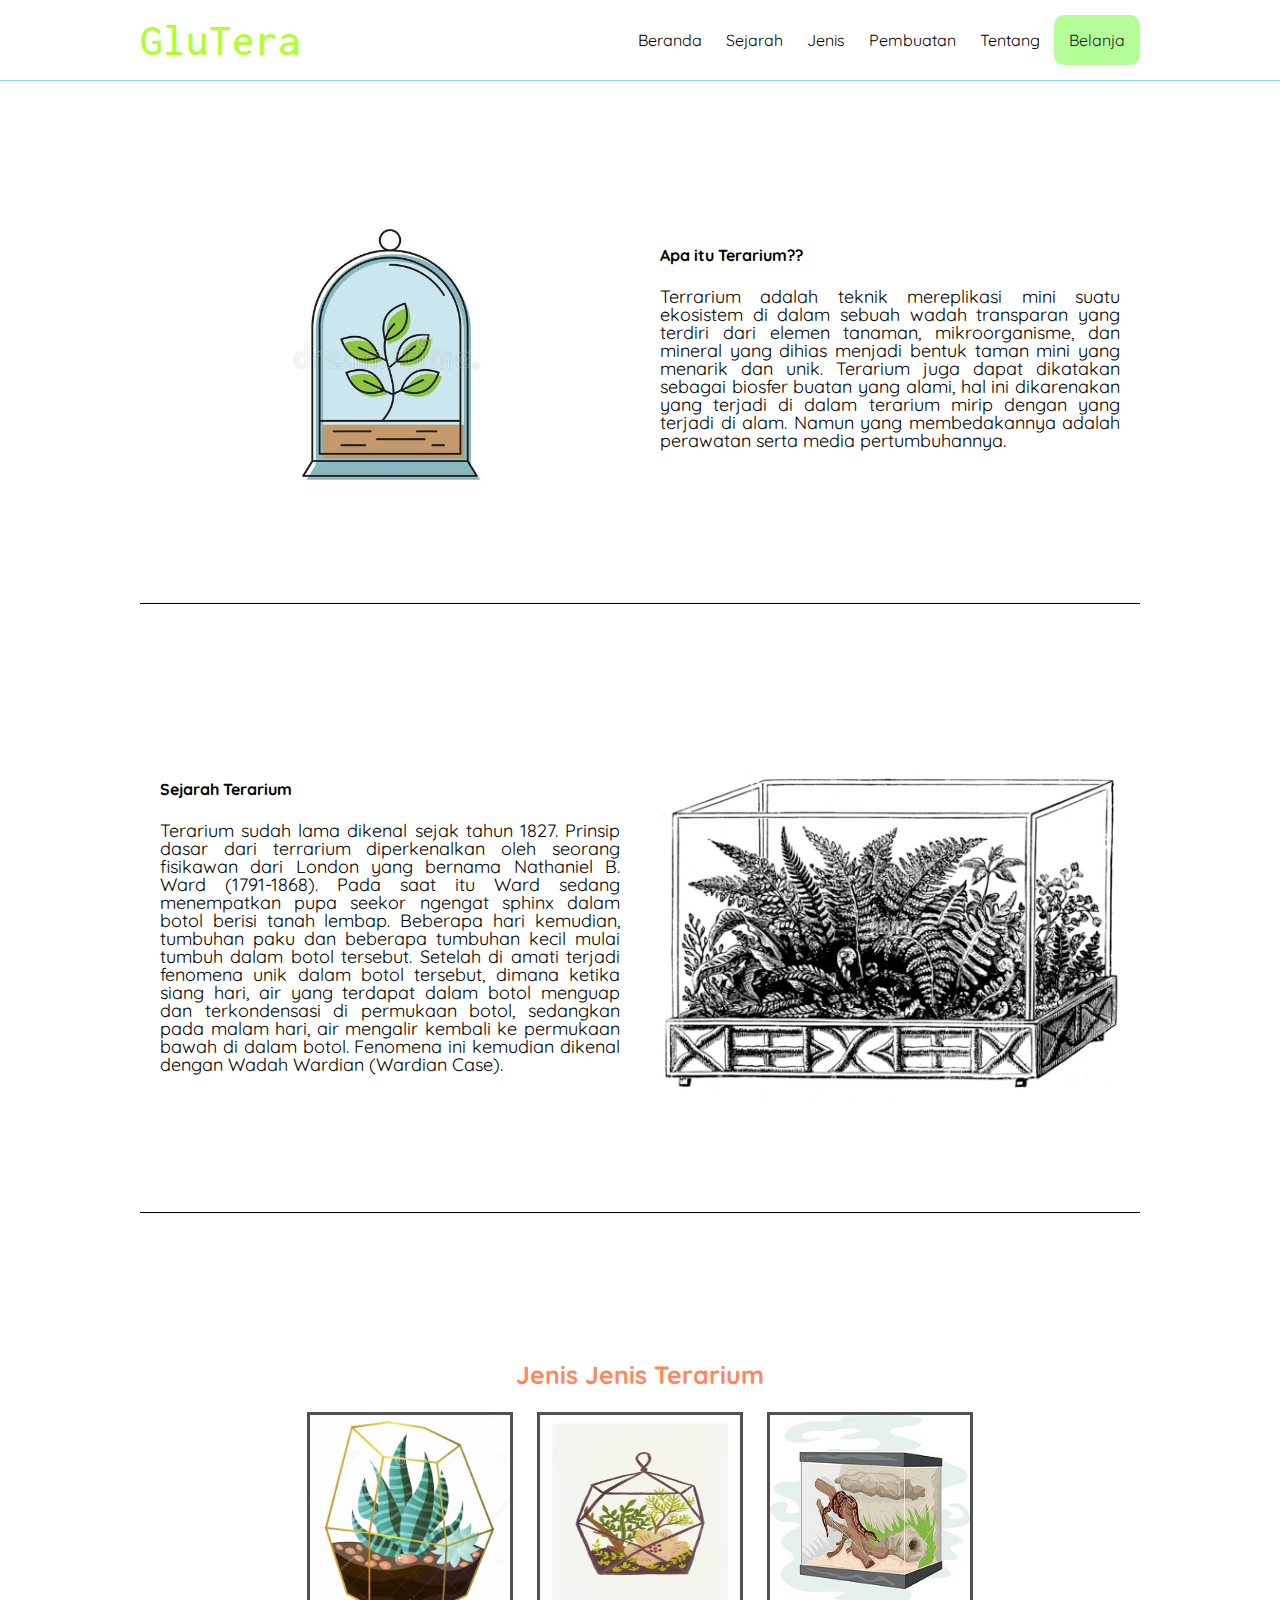
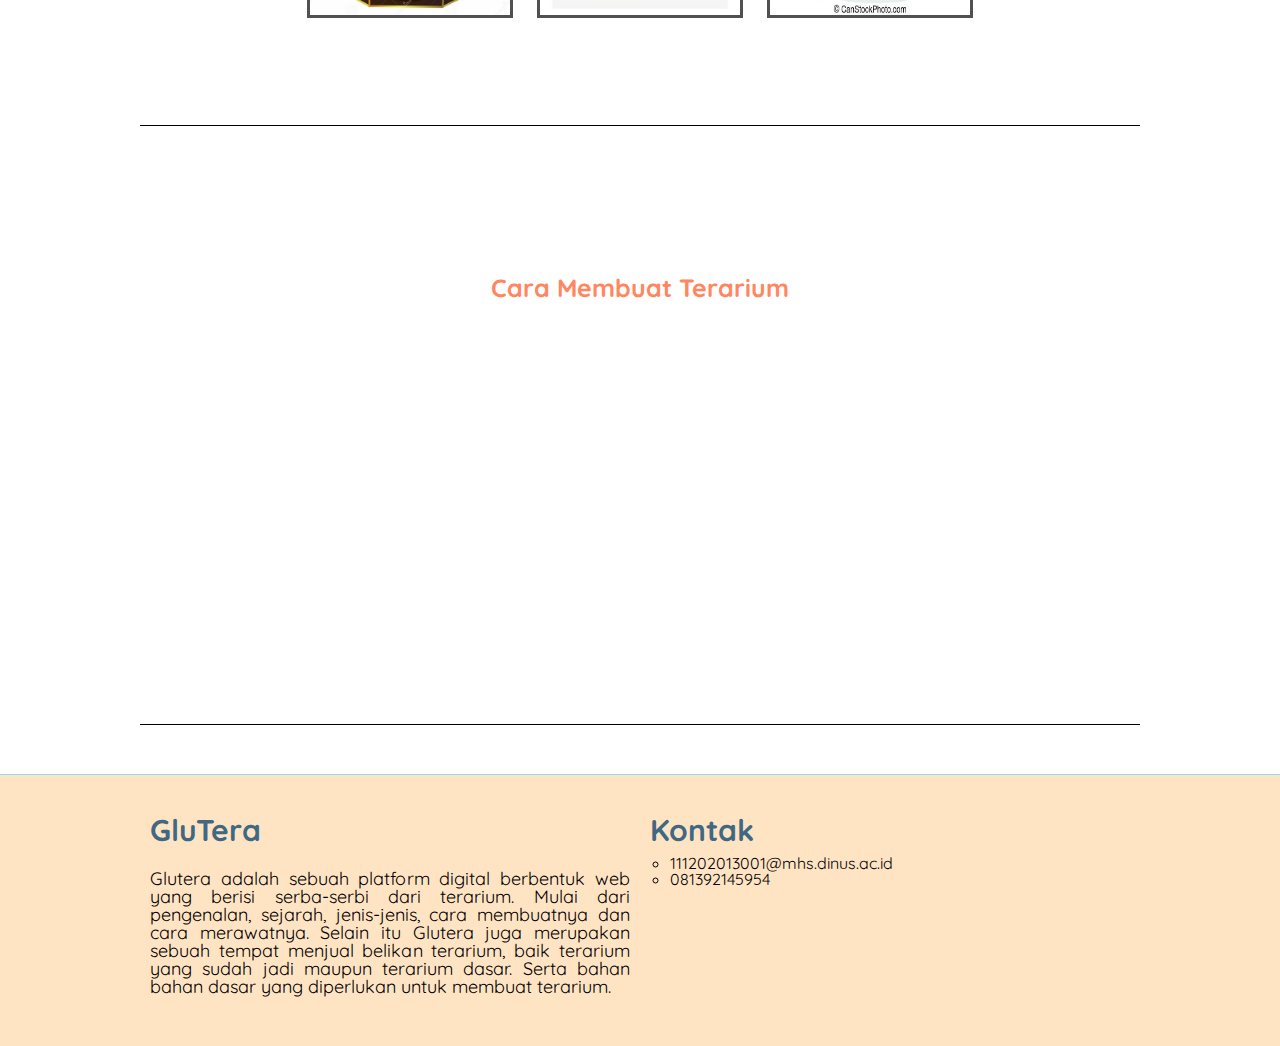
<file: index.html>
<!DOCTYPE html>
<html lang="en">
<head>
    <meta charset="UTF-8">
    <meta http-equiv="X-UA-Compatible" content="IE=edge">
    <meta name="viewport" content="width=device-width, initial-scale=1.0">
    <title>GluTera</title>
    <link rel="stylesheet" href="../css/reset.css">
    <link rel="stylesheet" href="../css/style.css">

    <!-- Font -->
    <link rel="preconnect" href="https://fonts.googleapis.com">
    <link rel="preconnect" href="https://fonts.gstatic.com" crossorigin>
    <link href="https://fonts.googleapis.com/css2?family=Quicksand&display=swap" rel="stylesheet">

    <link rel="preconnect" href="https://fonts.googleapis.com">
    <link rel="preconnect" href="https://fonts.gstatic.com" crossorigin>
    <link href="https://fonts.googleapis.com/css2?family=Inconsolata:wght@600&family=Quicksand&display=swap" rel="stylesheet">
</head>

<body>
    <nav>
        <div class="wrapper">
            <div class="logo"><a href="#home">GluTera</a></div>
            <div class="menu cf">
                <ul>
                    <li><a href="#home">Beranda</a></li>
                    <li><a href="#sejarah">Sejarah</a></li>
                    <li><a href="#jenis-jenis">Jenis</a></li>
                    <li><a href="#buat">Pembuatan</a></li>
                    <li><a href="#tentang">Tentang</a></li>
                    <li><a href="belanja.html" class="tombol-belanja">Belanja</a></li>
                </ul>
            </div>  
        </div>
    </nav>
    <div class="wrapper">
        <div class="home" id="home">
            <img src="../res/terrarium_menu.jfif" alt="terarium" class="gambarkonten">
            <div class="kolom">
                <h2>Apa itu Terarium??</h2>
                <p>Terrarium adalah teknik mereplikasi mini suatu ekosistem di dalam sebuah wadah transparan yang terdiri dari elemen tanaman, mikroorganisme, dan mineral yang dihias menjadi bentuk taman mini yang menarik dan unik. Terarium juga dapat dikatakan sebagai biosfer buatan yang alami, hal ini dikarenakan yang terjadi di dalam terarium mirip dengan yang terjadi di alam. Namun yang membedakannya adalah perawatan serta media pertumbuhannya.</p>
            </div>
        </div>

        <div class="sejarah" id="sejarah">
            <div class="kolom">
                <h2>Sejarah Terarium</h2>
                <p>Terarium sudah lama dikenal sejak tahun 1827. Prinsip dasar dari terrarium diperkenalkan oleh seorang fisikawan dari London yang bernama Nathaniel B. Ward (1791-1868). Pada saat itu Ward sedang menempatkan pupa seekor ngengat sphinx dalam botol berisi tanah lembap. Beberapa hari kemudian, tumbuhan paku dan beberapa tumbuhan kecil mulai tumbuh dalam botol tersebut. Setelah di amati terjadi fenomena unik dalam botol tersebut, dimana ketika siang hari, air yang terdapat dalam botol menguap dan terkondensasi di permukaan botol, sedangkan pada malam hari, air mengalir kembali ke permukaan bawah di dalam botol. Fenomena ini kemudian dikenal dengan Wadah Wardian (Wardian Case).</p>
            </div>
            <img src="res\wardiancase.png" alt="wardian case" class="gambarkonten">
        </div>

        <div class="jenis-jenis" id="jenis-jenis">
            <div class="kolom">
                <h2>Jenis Jenis Terarium</h2>
            </div>

            <div class="tampilan">
                <div class="gallery">
                    <ul>
                        <li>
                            <img src="res\Jenis_terbuka.png" alt="Terarium Terbuka">
                            <span>Terarium Terbuka</span>
                        </li>
                        <li>
                            <img src="res\Jenis_tertutup.jfif" alt="Terarium Tertutup">
                            <span>Terarium Tertutup</span>
                        </li>
                        <li>
                            <img src="res\Jenis_binatang.jfif" alt="Terarium Binatang">
                            <span>Terarium Binatang</span>
                        </li>
                    </ul>
                </div>
            </div>
        </div>

        <div class="pembuatan" id="buat">
            <div class="kolom">
                <h2>Cara Membuat Terarium</h2>
            </div>
            <div class="tampilan">
                <div class="video">
                    <ul>
                        <li>
                            <iframe src="https://www.youtube.com/embed/gtkUQoUOgf8" title="Cara Membuat Terarium"></iframe>
                        </li>
                        <li>
                            <iframe src="https://www.youtube.com/embed/KNixld3rR2M" title="Cara Membuat Terarium"></iframe>
                        </li>
                    </ul>
                </div>
            </div>
        </div>
    </div>
    <footer id="tentang">
        <div class="wrapper">
            <div class="tentang">
                <h3>GluTera</h3>
                    <p>Glutera adalah sebuah platform digital berbentuk web yang berisi serba-serbi dari terarium. Mulai dari
                        pengenalan, sejarah, jenis-jenis, cara membuatnya dan cara merawatnya. Selain itu Glutera juga
                        merupakan sebuah tempat menjual belikan terarium, baik terarium yang sudah jadi maupun terarium
                        dasar. Serta bahan bahan dasar yang diperlukan untuk membuat terarium.</p>
            </div>
            <div class="kontak">
                <h3>Kontak</h3>
                <ul>
                    <li>111202013001@mhs.dinus.ac.id</li>
                    <li>081392145954</li>
                </ul>
            </div>
        </div>
    </footer>
</body>
</html>
</file>
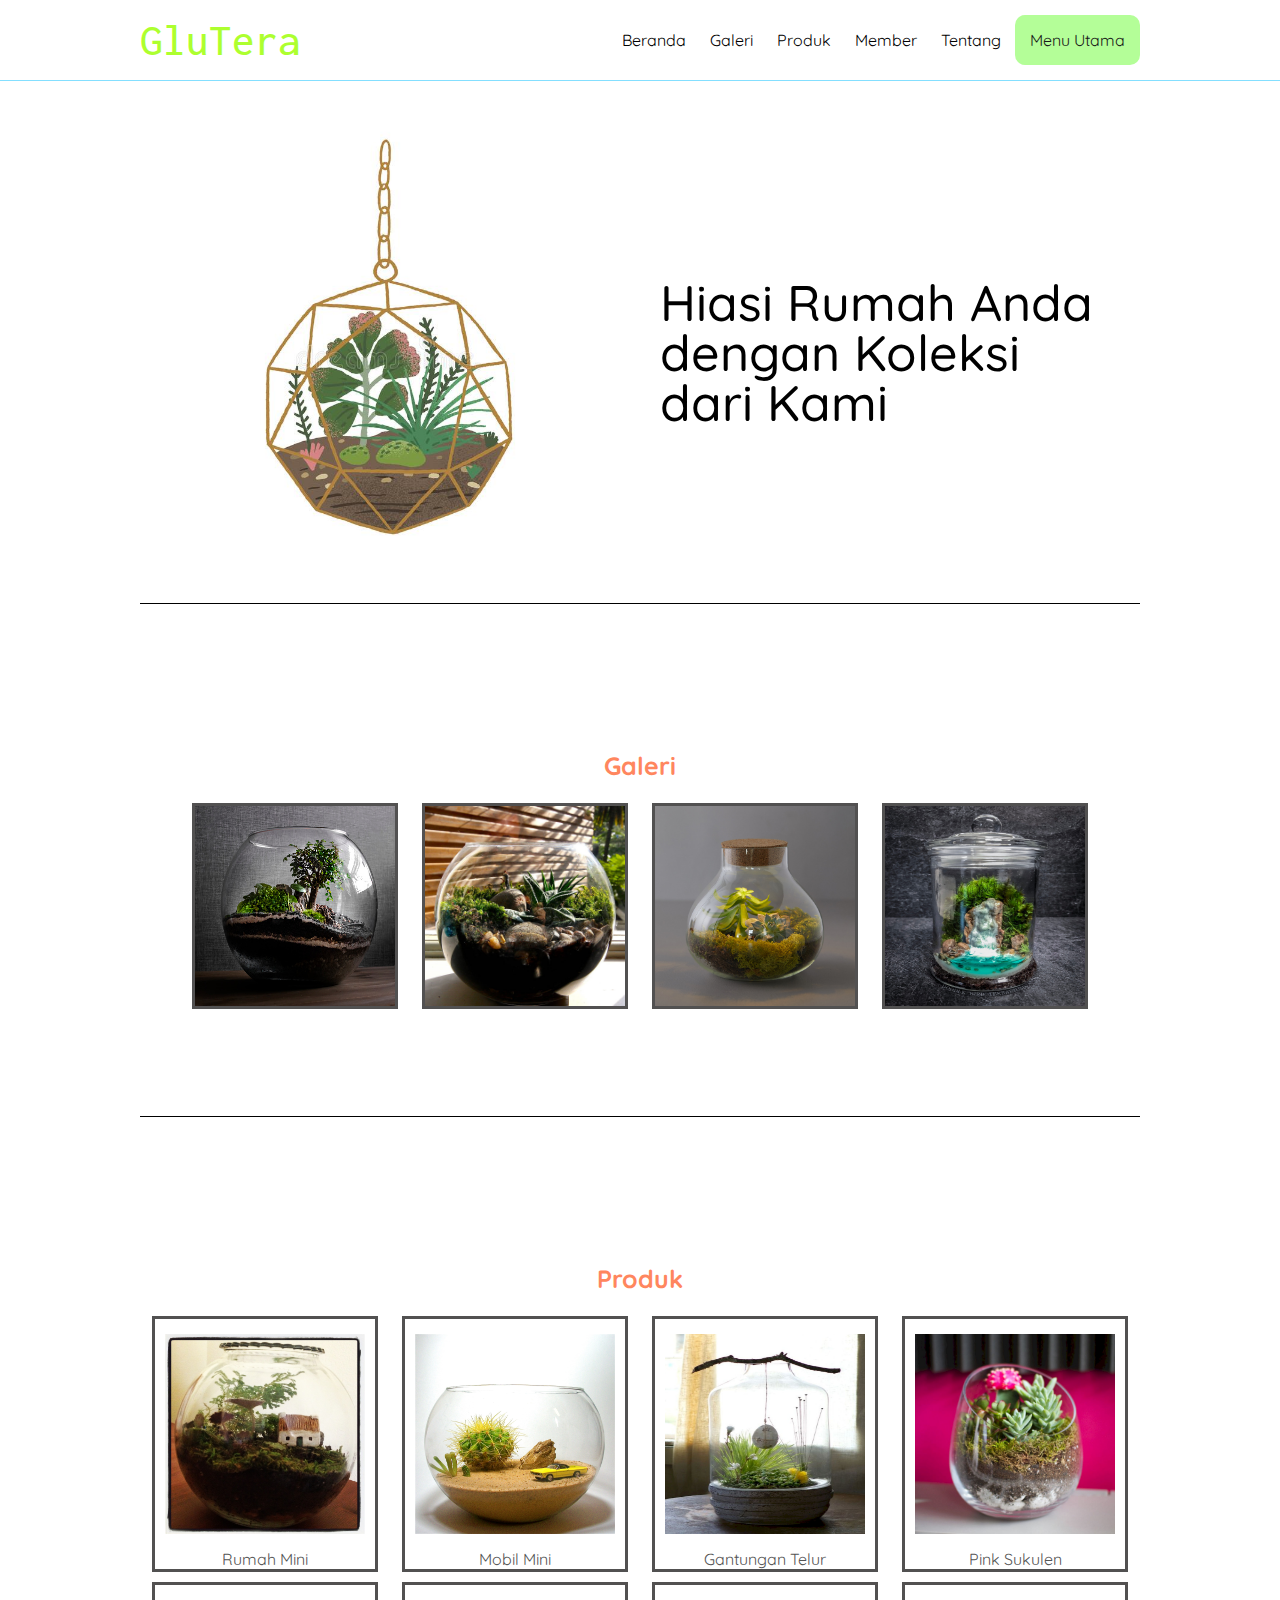
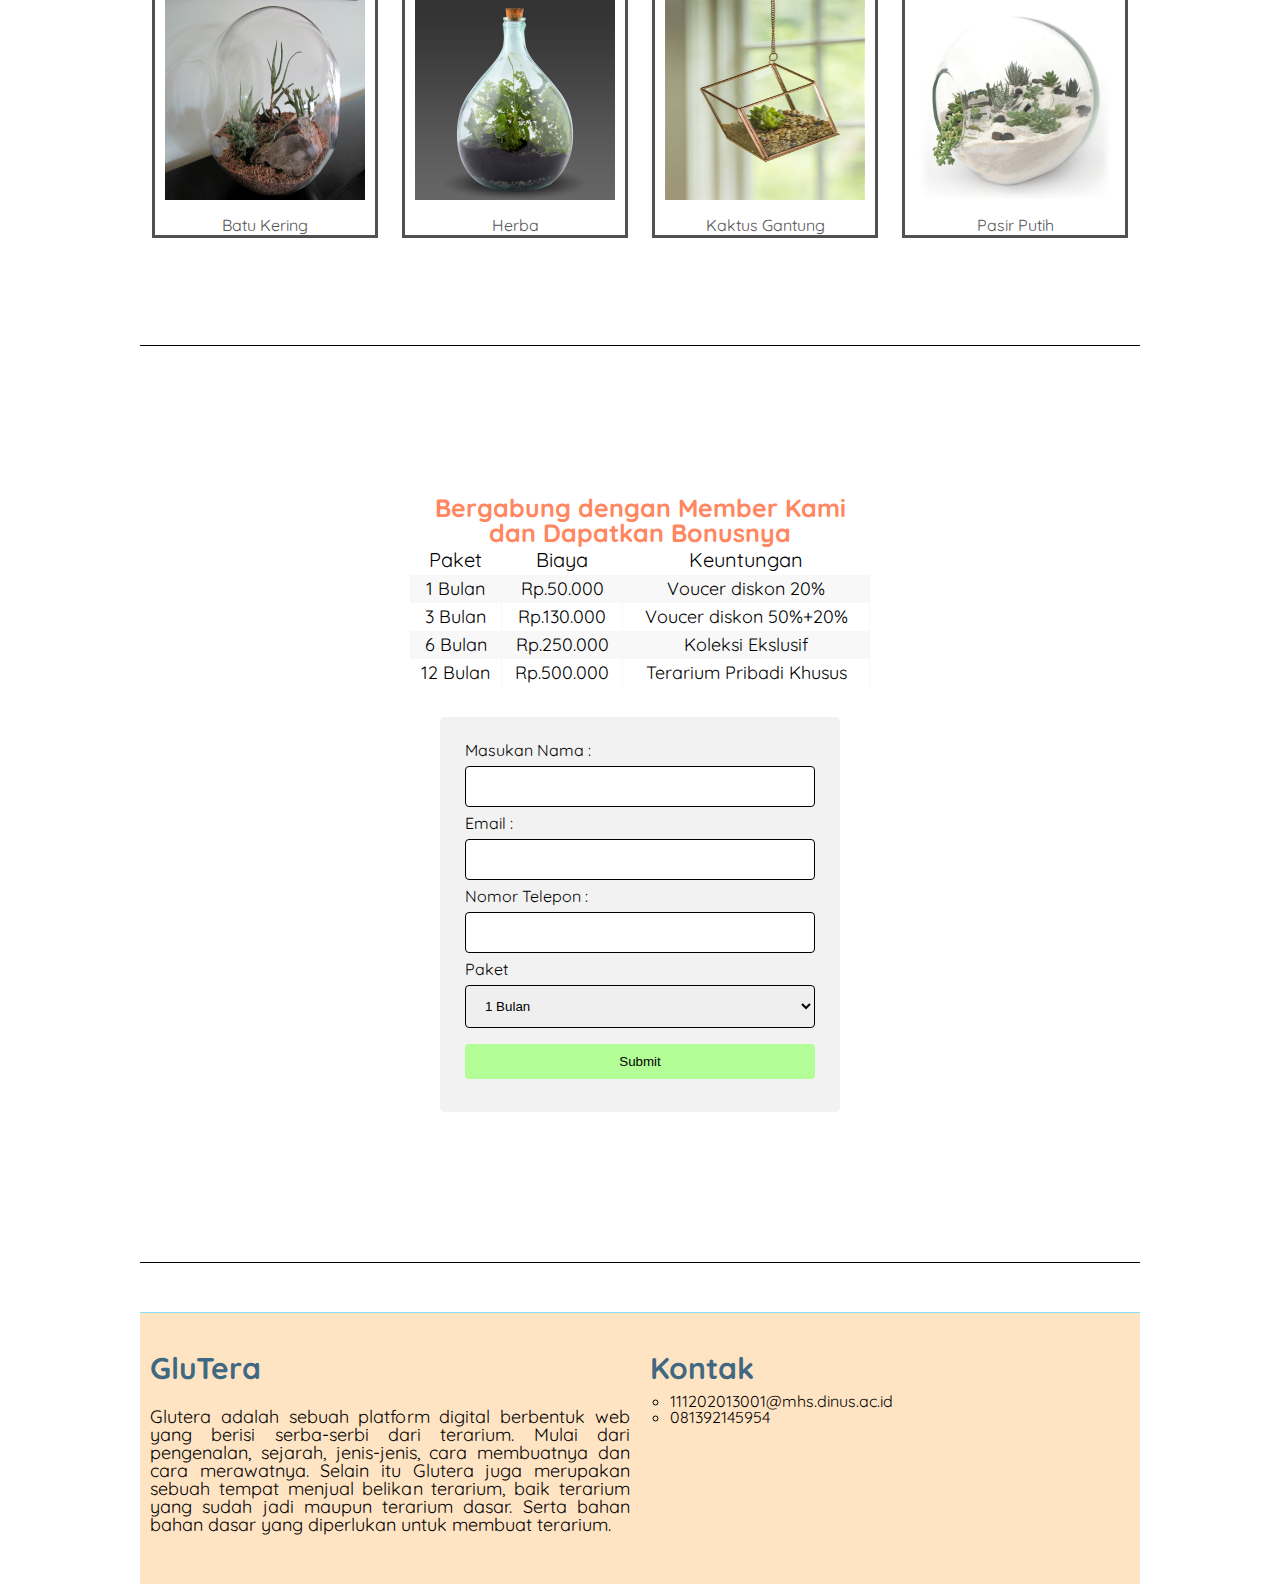
<file: belanja.html>
<!DOCTYPE html>
<html lang="en">
<head>
    <meta charset="UTF-8">
    <meta http-equiv="X-UA-Compatible" content="IE=edge">
    <meta name="viewport" content="width=device-width, initial-scale=1.0">
    <title>Glutera</title>
    <link rel="stylesheet" href="../css/reset.css">
    <link rel="stylesheet" href="../css/style.css">
    <script src="script.js"></script>

    <!-- Font -->
    <link rel="preconnect" href="https://fonts.googleapis.com">
    <link rel="preconnect" href="https://fonts.gstatic.com" crossorigin>
    <link href="https://fonts.googleapis.com/css2?family=Quicksand&display=swap" rel="stylesheet">

    <link rel="preconnect" href="https://fonts.googleapis.com">
    <link rel="preconnect" href="https://fonts.gstatic.com" crossorigin>
    <link href="https://fonts.googleapis.com/css2?family=Inconsolata:wght@600&family=Quicksand&display=swap" rel="stylesheet">
</head>
<body>
    <nav>
        <div class="wrapper">
            <div class="logo"><a href="#home">GluTera</a></div>
            <div class="menu">
                <ul class="links">
                    <li><a href="#home" class="scroll">Beranda</a></li>
                    <li><a href="#galeri" class="scroll">Galeri</a></li>
                    <li><a href="#produk" class="scroll">Produk</a></li>
                    <li><a href="#member" class="scroll">Member</a></li>
                    <li><a href="#tentang" class="scroll">Tentang</a></li>
                    <li><a href="index.html" class="tombol-menu">Menu Utama</a></li>
                </ul>
            </div>  
        </div>
    </nav>
    <div class="wrapper">
        <div class="home" id="home">
            <img src="res\terrarium_belanja.jfif" alt="Terarium" class="gambarkonten">
            <div class="kolom">
                <h1>Hiasi Rumah Anda dengan Koleksi dari Kami</h1>
            </div>
        </div>
        <div class="galeri" id="galeri"> 
            <div class="kolom">
                <h2>Galeri</h2>
            </div>

            <div class="tampilan">
                <div class="gallery">
                    <ul>
                        <li>
                            <img src="res\galeri1.jfif" alt="Terarium">
                        </li>
                        <li>
                            <img src="res\galeri2.jfif" alt="Terarium">
                        </li>
                        <li>
                            <img src="res\galeri3.jfif" alt="Terarium">
                        </li>
                        <li>
                            <img src="res\galeri4.jfif" alt="Terarium">
                        </li>
                    </ul>
                </div>
            </div>
        </div>

        <div class="produk" id="produk">
            <div class="kolom">
                <h2>Produk</h2>
            </div>

            <div class="tampilan">
                <div class="gallery">
                    <ul>
                        <li>
                            <img src="res\Produk1.png" alt="Terarium">
                            <h4>Rumah Mini</h4>
                        </li>
                        <li>
                            <img src="res\Produk2.png" alt="Terarium">
                            <h4>Mobil Mini</h4>
                        </li>
                        <li>
                            <img src="res\Produk3.png" alt="Terarium">
                            <h4>Gantungan Telur</h4>
                        </li>
                        <li>
                            <img src="res\Produk4.png" alt="Terarium">
                            <h4>Pink Sukulen</h4>
                        </li>
                        <li>
                            <img src="res\Produk5.png" alt="Terarium">
                            <h4>Batu Kering</h4>
                        </li>
                        <li>
                            <img src="res\Produk6.png" alt="Terarium">
                            <h4>Herba</h4>
                        </li>
                        <li>
                            <img src="res\Produk7.png" alt="Terarium">
                            <h4>Kaktus Gantung</h4>
                        </li>
                        <li>
                            <img src="res\Produk8.png" alt="Terarium">
                            <h4>Pasir Putih</h4>
                        </li>
                    </ul>
                </div>
            </div>
        </div>

        <div class="member" id="member">
            <div class="kolom">
                <h2>Bergabung dengan Member Kami dan Dapatkan Bonusnya</h2>
                <table class="table">
                    <tr>
                        <th>Paket</th>
                        <th>Biaya</th>
                        <th>Keuntungan</th>
                    </tr>
                    <tr>
                        <td>1 Bulan</td>
                        <td>Rp.50.000</td>
                        <td>Voucer diskon 20%</td>
                    </tr>
                    <tr>
                        <td>3 Bulan</td>
                        <td>Rp.130.000</td>
                        <td>Voucer diskon 50%+20%</td>
                    </tr>
                    <tr>
                        <td>6 Bulan</td>
                        <td>Rp.250.000</td>
                        <td>Koleksi Ekslusif</td>
                    </tr>
                    <tr>
                        <td>12 Bulan</td>
                        <td>Rp.500.000</td>
                        <td>Terarium Pribadi Khusus</td>
                    </tr>
                </table>
                <div class="form">
                    <form name="member" onsubmit="return validasi()" action="simpan.php">
                        <label for="nama">Masukan Nama :</label>
                        <input type="text" id="nama" name="nama" ><br>
                        <label for="email">Email :</label>
                        <input type="text" id="email" name="email"><br>
                        <label for="email">Nomor Telepon :</label>
                        <input type="text" id="telepon" name="telepon"><br>
                        <label for="Paket">Paket</label>
                        <select id="paket" name="paket">
                            <option value="1">1 Bulan</option>
                            <option value="3">3 Bulan</option>
                            <option value="6">6 Bulan</option>
                            <option value="12">12 Bulan</option>
                        </select>
                        <input type="submit" value="Submit" name="submit">
                    </form>
                </div>
            </div>
        </section>
    </div>
    <footer id="tentang">
        <div class="wrapper">
            <div class="tentang">
                <h3>GluTera</h3>
                    <p>Glutera adalah sebuah platform digital berbentuk web yang berisi serba-serbi dari terarium. Mulai dari
                        pengenalan, sejarah, jenis-jenis, cara membuatnya dan cara merawatnya. Selain itu Glutera juga
                        merupakan sebuah tempat menjual belikan terarium, baik terarium yang sudah jadi maupun terarium
                        dasar. Serta bahan bahan dasar yang diperlukan untuk membuat terarium.</p>
            </div>
            <div class="kontak">
                <h3>Kontak</h3>
                <ul>
                    <li>111202013001@mhs.dinus.ac.id</li>
                    <li>081392145954</li>
                </ul>
            </div>
        </div>
    </footer>
</body>
</html>
</file>
<file: css/style.css>
html {
    scroll-behavior: smooth;
}

body { 
    font-family: 'Quicksand', sans-serif;
}

h2 {
    font-weight: bold;
}

p {
    margin: 25px 0px 10px 0px;
    font-size: large;
    text-align: justify;
}

h3 {
    font-weight: 800;
    font-size: 30px;
    color: #406882;
}

h1 {
    font-weight: 500;
    size: 60px;
    color: #FF865E;
}

h4 {
    color: #555;
    font-weight: normal;
}

.wrapper {
    width: 1000px;
    margin: auto;
    position: relative;
}

.logo a{
    font-size: 45px;
    font-weight: 500;
    float: left;
    font-family: 'Inconsolata', monospace;
    color: greenyellow;
    text-decoration: none;
}

.menu {
    float: right;
}

nav {
    width: 100%;
    margin: auto;
    display: inline-block;
    line-height: 80px;
    position: sticky;
    position: -webkit-sticky;
    top: 0;
    z-index: 1;
    background: white;
    border-bottom: 1px solid #84DFFF;
}

nav ul {
    list-style-type: none;
    overflow: hidden;
}

nav .menu ul li {
    display: inline-block;
}

nav ul li a {
    color: black;
    font-weight: 200px;
    text-align: center;
    padding: 0px 10px 0px 10px;
    text-decoration: none;
}

nav ul li a:hover {
    text-decoration: underline;
}

.tombol-belanja, .tombol-menu {
    background: #B4FE98;
    border-radius: 10px;
    margin-top: 20px;
    padding: 15px;
    color: #191A19;
    cursor: pointer;
    box-sizing: border-box;
}

a.tombol-belanja:hover, a.tombol-menu:hover {
    background: #69DADB;
    text-decoration: none;
    font-weight: bold;
}

.home, .sejarah{
    width: 100%;
    margin: 20px auto;
    display: flex;
    box-shadow: 0px 1px black;
}

.sejarah {
    margin-top: 50px;
    padding: 100px 0px;
}

.gambarkonten {
    width: 50%;
    box-sizing: border-box;
    padding: 10px;
}

.kolom {
    margin: auto;
    width: 50%;
    padding: 20px;
    box-sizing: border-box;
}

.kolom h1 {
    color: #000000;
    font-size: 50px;
}

.jenis-jenis, .galeri, .produk, .member {
    text-align: center;
    width: 100%;
    margin-top: 30px;
    padding: 100px 0px;
    box-shadow: 0px 1px black;
}

.jenis-jenis .kolom h2, .pembuatan .kolom h2, .galeri .kolom h2, .produk .kolom h2, .member .kolom h2{
    font-weight: bold;
    font-size: 25px;
    color: #FF865E;
    width: 100%;
}

.tampilan { 
    display: inline-block;
}

.gallery li {
    width: 200px;
    height: 200px;
    overflow: hidden;
    border: 3px solid rgb(82, 81, 81);
    float: left;
    margin: 5px 12px;
    position: relative;
}

.gallery li img {
    width: 200px;
    height: 200px;
}

.gallery li span {
    display: block;
    width: 200px;
    height: 200px;
    background-color: rgba(220, 220, 220, 0.9);
    position: absolute;
    top: 0;
    text-align: center;
    line-height: 200px;
    font-size: 15px;
    color: black;
    text-shadow: 1px 1px 1px gray;
    opacity: 0;
    transition: 300ms;
    transform: scale(0);
}

.gallery li:hover span{
    opacity: 1;
    transform: scale(1);
}

.pembuatan {
    text-align: center;
    width: 100%;
    margin-top: 30px;
    padding: 100px 0px;
    box-shadow: 0px 1px black;

}

.video li {
    width: 500px;
    float: left;
}

.video li iframe {
    width: 450px;
    height: 300px;
}

footer {
    border-top: 1px solid #84DFFF;
    background: bisque;
    margin-top: 50px;
    padding: 30px 0px; 
    width: 100%;
    display: flex;
}

footer .tentang, .kontak {
    float: left;
    width: 50%;
    padding: 10px;
    box-sizing: border-box;
}

footer .kontak {
    float: right;
}

footer .kontak ul {
    margin: 10px 0;
    list-style-type: circle;
    padding-left: 20px;
}

.produk .gallery li {
    width: 220px;
    height: 250px;
}

.produk .gallery li img {
    margin: 15px 0px;
}

.table {
    border-radius: 5px;
    font-size: 20px;
    font-weight: normal;
    border: none;
    border-collapse: collapse;
    width: 100%;
    white-space: nowrap;
    background-color: white;
}

.table td, .table th {
    text-align: center;
    padding: 5px;
}

.table td {
    border-right: 1px solid #f8f8f8;
    font-size: 18px;
}

.table thead th {
    color: #ffffff;
    background: #4FC3A1;
}


.table thead th:nth-child(odd) {
    color: #ffffff;
    background: #324960;
}

.table tr:nth-child(even) {
    background: #F8F8F8;
}

.form {
    margin: 30px;
    border-radius: 5px;
    background-color: #f2f2f2;
    padding: 25px;
    text-align: left;
}

input[type=text], select {
    width: 100%;
    padding: 12px 15px;
    margin: 8px 0;
    display: inline-block;
    border: 1px solid #000000;
    border-radius: 4px;
    box-sizing: border-box;
}

input[type=submit] {
    width: 100%;
    background-color: #B4FE98;
    color: black;
    padding: 10px 15px;
    margin: 8px 0;
    border: none;
    border-radius: 4px;
}

input[type=submit]:hover {
    background-color: #45a049;
}

@media screen and (max-width: 991.98px) {
    .wrapper {
        width: 90%;
    }

    .logo a {
        display: block;
        width: 100%;
        text-align: center;
    }

    nav .menu {
        width: 100%;
        margin: 0;
    }

    nav .menu ul {
        text-align: center;
        margin: auto;
        line-height: 60px;
    }
    nav .menu ul li {
        display: inline-block;
        float: none;
    }

    section {
        display: block;
    }

    section img {
        display: block;
        width: 100%;
        height: auto;
    }

    .table {
        display: block;
        width: 100%;
    }
    
}

/* Clear Fix */
.cf:before,
.cf:after {
    content: " "; /* 1 */
    display: table; /* 2 */
}

.cf:after {
    clear: both;
}

.cf {
    *zoom: 1;
}
</file>
